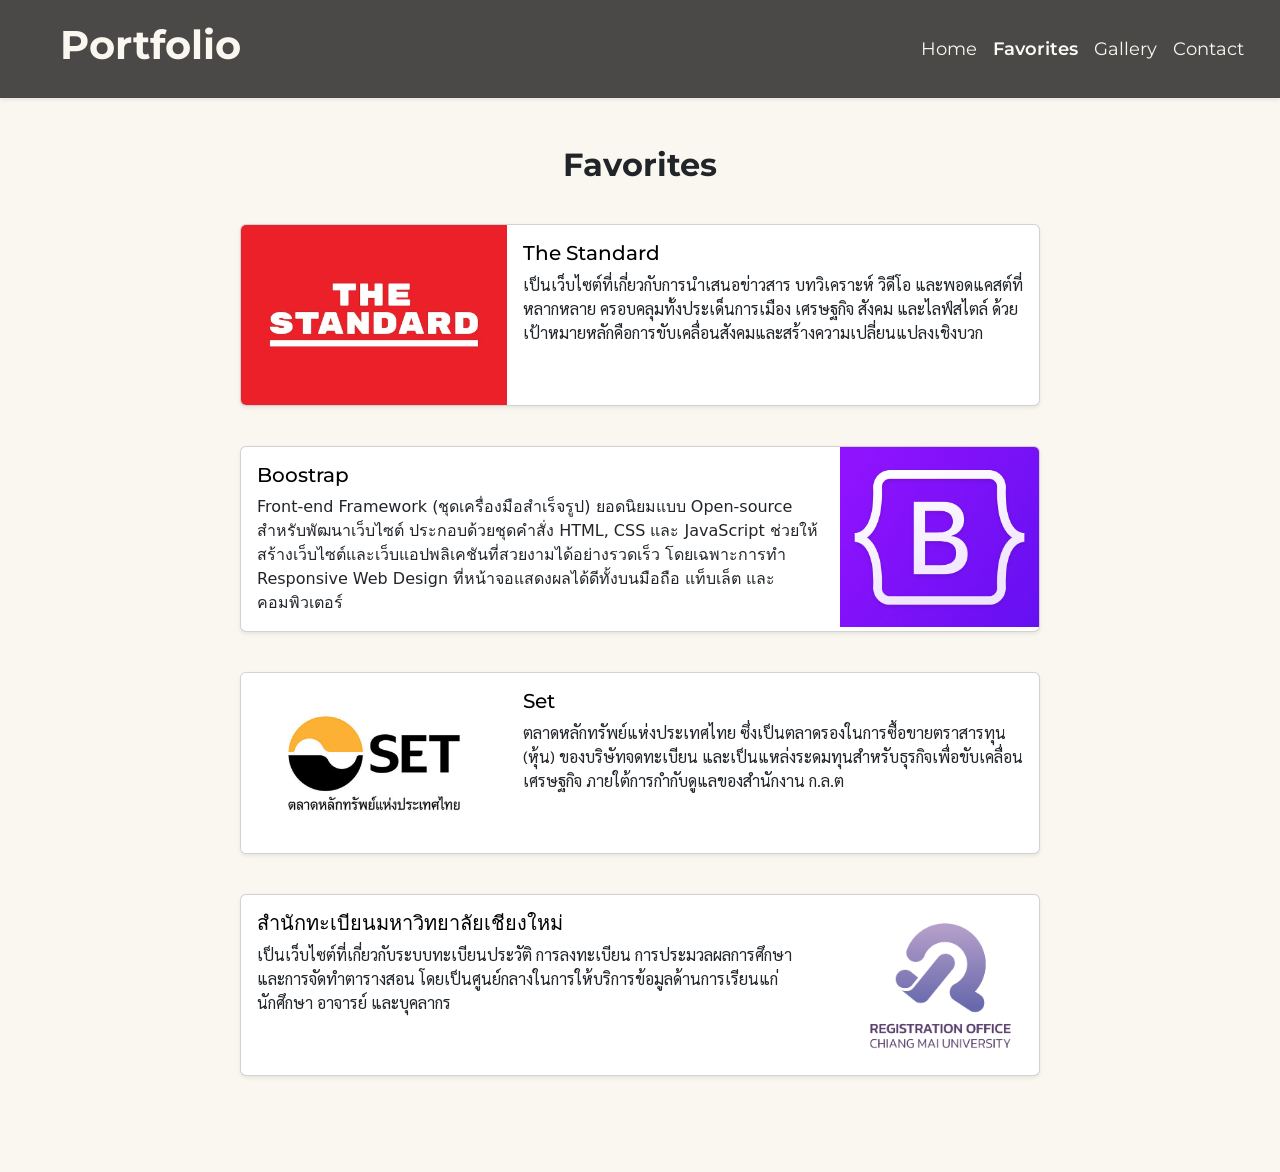
<file: favorites.html>
<!DOCTYPE html>
<html lang="en">
  <head>
    <meta charset="UTF-8" />
    <meta name="viewport" content="width=device-width, initial-scale=1.0" />
    <title>My Portfolio</title>
    <link href="https://cdn.jsdelivr.net/npm/bootstrap@5.3.8/dist/css/bootstrap.min.css" rel="stylesheet" integrity="sha384-sRIl4kxILFvY47J16cr9ZwB07vP4J8+LH7qKQnuqkuIAvNWLzeN8tE5YBujZqJLB" crossorigin="anonymous">
    <link rel="stylesheet" href="css/all.css">
    <link rel="preconnect" href="https://fonts.googleapis.com">
    <link rel="preconnect" href="https://fonts.gstatic.com" crossorigin>
    <link href="https://fonts.googleapis.com/css2?family=Montserrat:ital,wght@0,100..900;1,100..900&display=swap" rel="stylesheet">
    <link rel="preconnect" href="https://fonts.googleapis.com">
    <link rel="preconnect" href="https://fonts.gstatic.com" crossorigin>
    <link href="https://fonts.googleapis.com/css2?family=Sarabun:ital,wght@0,100;0,200;0,300;0,400;0,500;0,600;0,700;0,800;1,100;1,200;1,300;1,400;1,500;1,600;1,700;1,800&display=swap" rel="stylesheet">

  </head>
  <body style="background-color: #FAF7F0;">
  <nav class="navbar navbar-expand-lg shadow-sm custom-navbar py-3"> <!--header-->
  <div class="container-fluid">
    <a class="navbar-brand" href="index.html"><h1 class="ps-5">Portfolio</h1></a>
    <button class="navbar-toggler" type="button" data-bs-toggle="collapse" data-bs-target="#navbarNav" aria-controls="navbarNav" aria-expanded="false" aria-label="Toggle navigation">
      <span class="navbar-toggler-icon"></span>
    </button>
    <div class="collapse navbar-collapse  " id="navbarNav">
      <ul class="navbar-nav ms-auto pe-3">
        <li class="nav-item">
          <a class="nav-link"  href="index.html">Home</a>
        </li>
        <li class="nav-item">
          <a class="nav-link  active" aria-current="page"  href="favorites.html">Favorites</a>
        </li>
        <li class="nav-item">
          <a class="nav-link" href="gallery.html">Gallery</a>
        </li>
        <li class="nav-item">
          <a class="nav-link" href="contact.html">Contact</a>
        </li>
      </ul>
    </div>
  </div>
</nav>
  
    <div class="d-flex justify-content-center pt-5 pb-3 ">
        <h3 class="text-head-page fs-2">Favorites</h3>
    </div>

    <div class="d-flex flex-wrap  justify-content-center  gap-4 mx-lg-0 mx-5" style="padding-top: 1rem; padding-bottom: 5rem;">
  
  <div class="card mb-3 mx-auto shadow-sm overflow-hidden" style="max-width: 800px;">
  <div class="row g-0 ">
    <div class="col-md-4">
      <img src="img/thestandard.jpg" class="img-fluid" alt="..." style="height: 180px; width: 100%; object-fit: cover;">
    </div>
    <div class="col-md-8 ">
      <div class="card-body ">
        <a href="https://thestandard.co/homepage/" target="_blank" class="text-decoration-none "><h5 class="card-title text-fav-link " >The Standard</h5></a>
        
        <p class="card-text text-thai">เป็นเว็บไซต์ที่เกี่ยวกับการนำเสนอข่าวสาร บทวิเคราะห์ วิดีโอ และพอดแคสต์ที่หลากหลาย ครอบคลุมทั้งประเด็นการเมือง เศรษฐกิจ สังคม และไลฟ์สไตล์ ด้วยเป้าหมายหลักคือการขับเคลื่อนสังคมและสร้างความเปลี่ยนแปลงเชิงบวก</p>
      </div>
    </div>
  </div>
  </div>

  <div class="card mb-3 mx-auto shadow-sm overflow-hidden" style="max-width: 800px; ">
  <div class="row g-0">
    <div class="col-md-9">
      <div class="card-body">
        <a href="https://getbootstrap.com/" target="_blank" class="text-decoration-none "><h5 class="card-title text-fav-link" >Boostrap</h5></a>
        <p class="card-text thai-text">Front-end Framework (ชุดเครื่องมือสำเร็จรูป) ยอดนิยมแบบ Open-source สำหรับพัฒนาเว็บไซต์ ประกอบด้วยชุดคำสั่ง HTML, CSS และ JavaScript ช่วยให้สร้างเว็บไซต์และเว็บแอปพลิเคชันที่สวยงามได้อย่างรวดเร็ว โดยเฉพาะการทำ Responsive Web Design ที่หน้าจอแสดงผลได้ดีทั้งบนมือถือ แท็บเล็ต และคอมพิวเตอร์</p>
      </div>
    </div>
    <div class="col-md-3 ">
      <img src="img/bootstrap-social-logo.png" class="img-fluid object-fit-cover" alt="..." style="height: 180px; width: 100%;">
    </div>
  </div>
  </div>

  <div class="card mb-3 mx-auto shadow-sm overflow-hidden" style="max-width: 800px;">
  <div class="row g-0 ">
    <div class="col-md-4">
      <img src="img/set.jpg" class="img-fluid" alt="..." style="height: 180px; width: 100%; object-fit: cover;">
    </div>
    <div class="col-md-8 ">
      <div class="card-body ">
        <a href="https://www.set.or.th/th/home" target="_blank" class="text-decoration-none "><h5 class="card-title text-fav-link" >Set</h5></a>
        <p class="card-text text-thai">ตลาดหลักทรัพย์แห่งประเทศไทย ซึ่งเป็นตลาดรองในการซื้อขายตราสารทุน (หุ้น) ของบริษัทจดทะเบียน และเป็นแหล่งระดมทุนสำหรับธุรกิจเพื่อขับเคลื่อนเศรษฐกิจ ภายใต้การกำกับดูแลของสำนักงาน ก.ล.ต</p>
      </div>
    </div>
  </div>
  </div>

  <div class="card mb-3 mx-auto shadow-sm overflow-hidden" style="max-width: 800px; ">
  <div class="row g-0">
    <div class="col-md-9">
      <div class="card-body">
        <a href="https://www.reg.cmu.ac.th/webreg/th/" target="_blank" class="text-decoration-none "><h5 class="card-title text-fav-link text-thai" >สำนักทะเบียนมหาวิทยาลัยเชียงใหม่</h5></a>
        <p class="card-text text-thai">เป็นเว็บไซต์ที่เกี่ยวกับระบบทะเบียนประวัติ การลงทะเบียน การประมวลผลการศึกษา และการจัดทำตารางสอน โดยเป็นศูนย์กลางในการให้บริการข้อมูลด้านการเรียนแก่นักศึกษา อาจารย์ และบุคลากร</p>
      </div>
    </div>
    <div class="col-md-3 ">
      <img src="img/REG-CMU-LOGO-EN.png" class="img-fluid object-fit-cover" alt="..." style="height: 180px; width: 100%; ">
    </div>
  </div>
  </div>
    </div>




    <script src="https://cdn.jsdelivr.net/npm/bootstrap@5.3.8/dist/js/bootstrap.bundle.min.js" integrity="sha384-FKyoEForCGlyvwx9Hj09JcYn3nv7wiPVlz7YYwJrWVcXK/BmnVDxM+D2scQbITxI" crossorigin="anonymous"></script>
  </body>
</html>
</file>
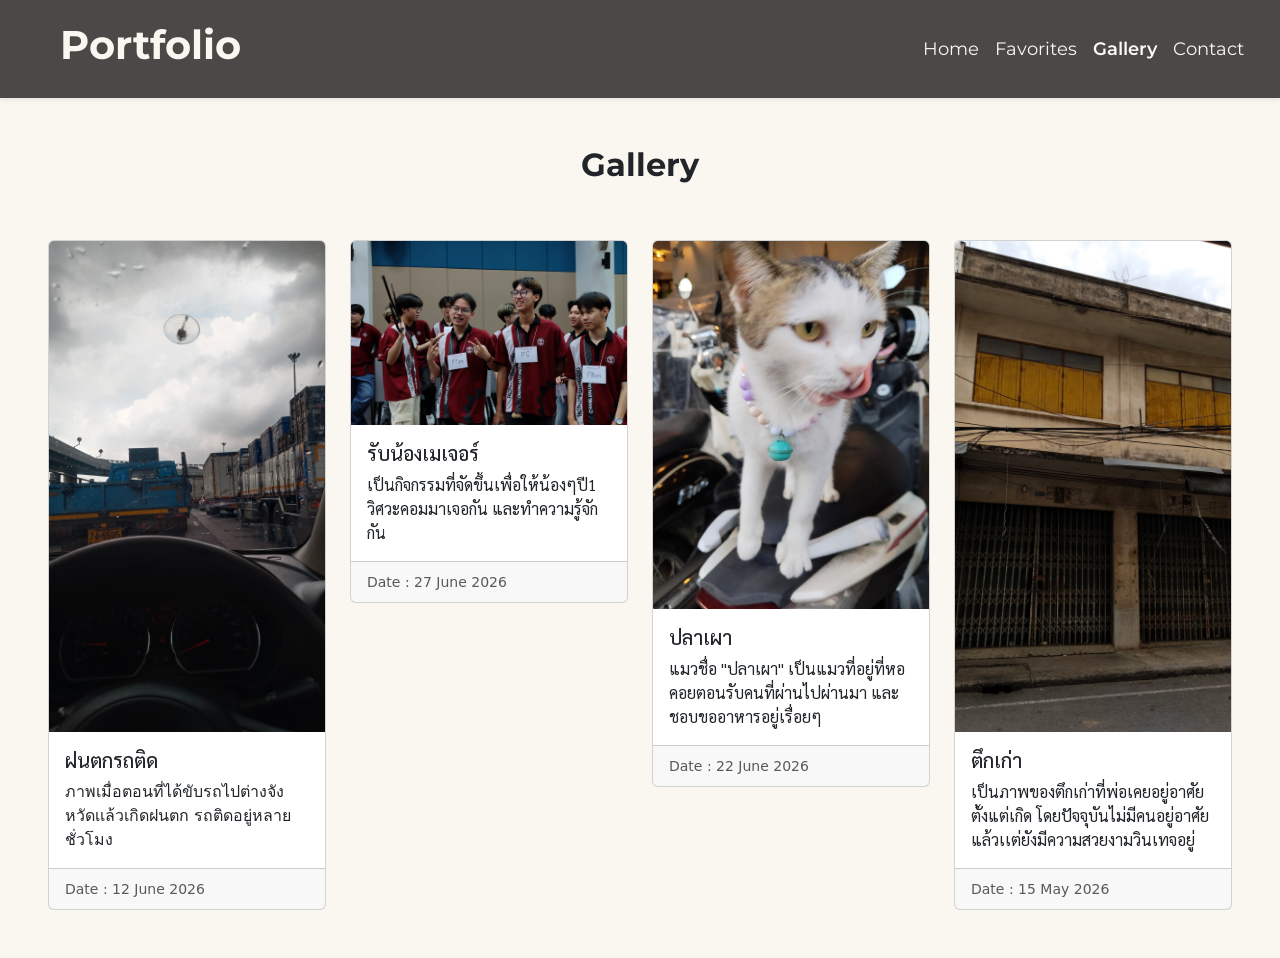
<file: gallery.html>
<!DOCTYPE html>
<html lang="en">
  <head>
    <meta charset="UTF-8" />
    <meta name="viewport" content="width=device-width, initial-scale=1.0" />
    <title>My Portfolio</title>
    <link href="https://cdn.jsdelivr.net/npm/bootstrap@5.3.8/dist/css/bootstrap.min.css" rel="stylesheet" integrity="sha384-sRIl4kxILFvY47J16cr9ZwB07vP4J8+LH7qKQnuqkuIAvNWLzeN8tE5YBujZqJLB" crossorigin="anonymous">
    <link rel="stylesheet" href="css/all.css">
    <link rel="preconnect" href="https://fonts.googleapis.com">
    <link rel="preconnect" href="https://fonts.gstatic.com" crossorigin>
    <link href="https://fonts.googleapis.com/css2?family=Montserrat:ital,wght@0,100..900;1,100..900&display=swap" rel="stylesheet">
    <link rel="preconnect" href="https://fonts.googleapis.com">
    <link rel="preconnect" href="https://fonts.gstatic.com" crossorigin>
    <link href="https://fonts.googleapis.com/css2?family=Sarabun:ital,wght@0,100;0,200;0,300;0,400;0,500;0,600;0,700;0,800;1,100;1,200;1,300;1,400;1,500;1,600;1,700;1,800&display=swap" rel="stylesheet">
  </head>
  <body style="background-color: #FAF7F0;">
  <nav class="navbar navbar-expand-lg shadow-sm custom-navbar py-3"> <!--header-->
  <div class="container-fluid">
    <a class="navbar-brand" href="index.html"><h1 class="ps-5">Portfolio</h1></a>
    <button class="navbar-toggler" type="button" data-bs-toggle="collapse" data-bs-target="#navbarNav" aria-controls="navbarNav" aria-expanded="false" aria-label="Toggle navigation">
      <span class="navbar-toggler-icon"></span>
    </button>
    <div class="collapse navbar-collapse  " id="navbarNav">
      <ul class="navbar-nav ms-auto pe-3">
        <li class="nav-item">
          <a class="nav-link" href="index.html">Home</a>
        </li>
        <li class="nav-item">
          <a class="nav-link" href="favorites.html">Favorites</a>
        </li>
        <li class="nav-item">
          <a class="nav-link  active" aria-current="page" href="gallery.html">Gallery</a>
        </li>
        <li class="nav-item">
          <a class="nav-link" href="contact.html">Contact</a>
        </li>
      </ul>
    </div>
  </div>
</nav>

    <div class="d-flex justify-content-center pt-5 ">
        <h3 class="text-head-page fs-2">Gallery</h3>
    </div>

  <div class="p-5 d-flex flex-wrap">
    <div class="row row-cols-1 row-cols-md-4 g-4">
  <div class="col">
    <div class="card ">
      <img src="img/IMG_20260612_153937.jpg" class="card-img-top" alt="...">
      <div class="card-body">
        <h5 class="card-title text-thai">ฝนตกรถติด</h5>
        <p class="card-text">ภาพเมื่อตอนที่ได้ขับรถไปต่างจังหวัดเเล้วเกิดฝนตก รถติดอยู่หลายชั่วโมง</p>
      </div>
      <div class="card-footer">
        <small class="text-body-secondary">Date : 12 June 2026</small>
      </div>
    </div>
  </div>
  <div class="col">
    <div class="card ">
      <img src="img/DSCF5384.JPG" class="card-img-top" alt="...">
      <div class="card-body">
        <h5 class="card-title text-thai">รับน้องเมเจอร์</h5>
        <p class="card-text text-thai">เป็นกิจกรรมที่จัดขึ้นเพื่อให้น้องๆปี1 วิศวะคอมมาเจอกัน และทำความรู้จักกัน</p>
      </div>
      <div class="card-footer">
        <small class="text-body-secondary">Date : 27 June 2026</small>
      </div>
    </div>
  </div>
  <div class="col">
    <div class="card ">
      <img src="img/IMG_20260622_185010 (1).jpg" class="card-img-top" alt="...">
      <div class="card-body">
        <h5 class="card-title text-thai">ปลาเผา</h5>
        <p class="card-text text-thai">แมวชื่อ "ปลาเผา" เป็นแมวที่อยู่ที่หอ คอยตอนรับคนที่ผ่านไปผ่านมา และชอบขออาหารอยู่เรื่อยๆ</p>
      </div>
      <div class="card-footer">
        <small class="text-body-secondary">Date : 22 June 2026</small>
      </div>
    </div>
  </div>
  <div class="col">
    <div class="card ">
      <img src="img/IMG_20260515_163009.jpg" class="card-img-top" alt="...">
      <div class="card-body">
        <h5 class="card-title text-thai">ตึกเก่า</h5>
        <p class="card-text text-thai">เป็นภาพของตึกเก่าที่พ่อเคยอยู่อาศัยตั้งแต่เกิด โดยปัจจุบันไม่มีคนอยู่อาศัยแล้วเเต่ยังมีความสวยงามวินเทจอยู่</p>
      </div>
      <div class="card-footer">
        <small class="text-body-secondary">Date : 15 May 2026</small>
      </div>
    </div>
  </div>
</div>
  </div>



    <script src="https://cdn.jsdelivr.net/npm/bootstrap@5.3.8/dist/js/bootstrap.bundle.min.js" integrity="sha384-FKyoEForCGlyvwx9Hj09JcYn3nv7wiPVlz7YYwJrWVcXK/BmnVDxM+D2scQbITxI" crossorigin="anonymous"></script>
  </body>
</html>
</file>
<file: css/all.css>
.custom-navbar h1 {
    color: #FAF7F0 !important;
    background-color: #4A4947 !important;
    font-weight: bold;
    font-family: "Montserrat";
    
}
.custom-navbar{
    background-color: #4A4947;
}


.custom-navbar ul.navbar-nav a.nav-link {
    color: #FAF7F0 !important; 
    font-size: 1.1rem !important;
    font-family: "Montserrat"; 
}

.custom-navbar ul.navbar-nav a.nav-link:hover{
    color: #D8D2C2  !important; 
    font-weight: bold !important;
    font-family: "Montserrat";
}

.custom-navbar ul.navbar-nav a.nav-link.active {
    color: #FEFBF6!important; 
    font-weight: 600 !important;
    font-family: "Montserrat";
}

.text-head-page{
    font-family: "Montserrat";
    font-weight: bold;
}

.text-thai{
    font-family: "Sarabun";
}

.text-fav-link {
    color: black;
    font-family: "Montserrat";

}

.text-fav-link:hover{
    color: #313130;
    font-weight: bold;
    text-decoration: underline;
}


.montserrat-{
  font-family: "Montserrat", sans-serif;
  font-optical-sizing: auto;
  font-weight: weight;
  font-style: normal;
}

.sarabun-thin {
  font-family: "Sarabun", sans-serif;
  font-weight: 100;
  font-style: normal;
}

.sarabun-extralight {
  font-family: "Sarabun", sans-serif;
  font-weight: 200;
  font-style: normal;
}

.sarabun-light {
  font-family: "Sarabun", sans-serif;
  font-weight: 300;
  font-style: normal;
}

.sarabun-regular {
  font-family: "Sarabun", sans-serif;
  font-weight: 400;
  font-style: normal;
}

.sarabun-medium {
  font-family: "Sarabun", sans-serif;
  font-weight: 500;
  font-style: normal;
}

.sarabun-semibold {
  font-family: "Sarabun", sans-serif;
  font-weight: 600;
  font-style: normal;
}

.sarabun-bold {
  font-family: "Sarabun", sans-serif;
  font-weight: 700;
  font-style: normal;
}

.sarabun-extrabold {
  font-family: "Sarabun", sans-serif;
  font-weight: 800;
  font-style: normal;
}

.sarabun-thin-italic {
  font-family: "Sarabun", sans-serif;
  font-weight: 100;
  font-style: italic;
}

.sarabun-extralight-italic {
  font-family: "Sarabun", sans-serif;
  font-weight: 200;
  font-style: italic;
}

.sarabun-light-italic {
  font-family: "Sarabun", sans-serif;
  font-weight: 300;
  font-style: italic;
}

.sarabun-regular-italic {
  font-family: "Sarabun", sans-serif;
  font-weight: 400;
  font-style: italic;
}

.sarabun-medium-italic {
  font-family: "Sarabun", sans-serif;
  font-weight: 500;
  font-style: italic;
}

.sarabun-semibold-italic {
  font-family: "Sarabun", sans-serif;
  font-weight: 600;
  font-style: italic;
}

.sarabun-bold-italic {
  font-family: "Sarabun", sans-serif;
  font-weight: 700;
  font-style: italic;
}

.sarabun-extrabold-italic {
  font-family: "Sarabun", sans-serif;
  font-weight: 800;
  font-style: italic;
}
</file>
